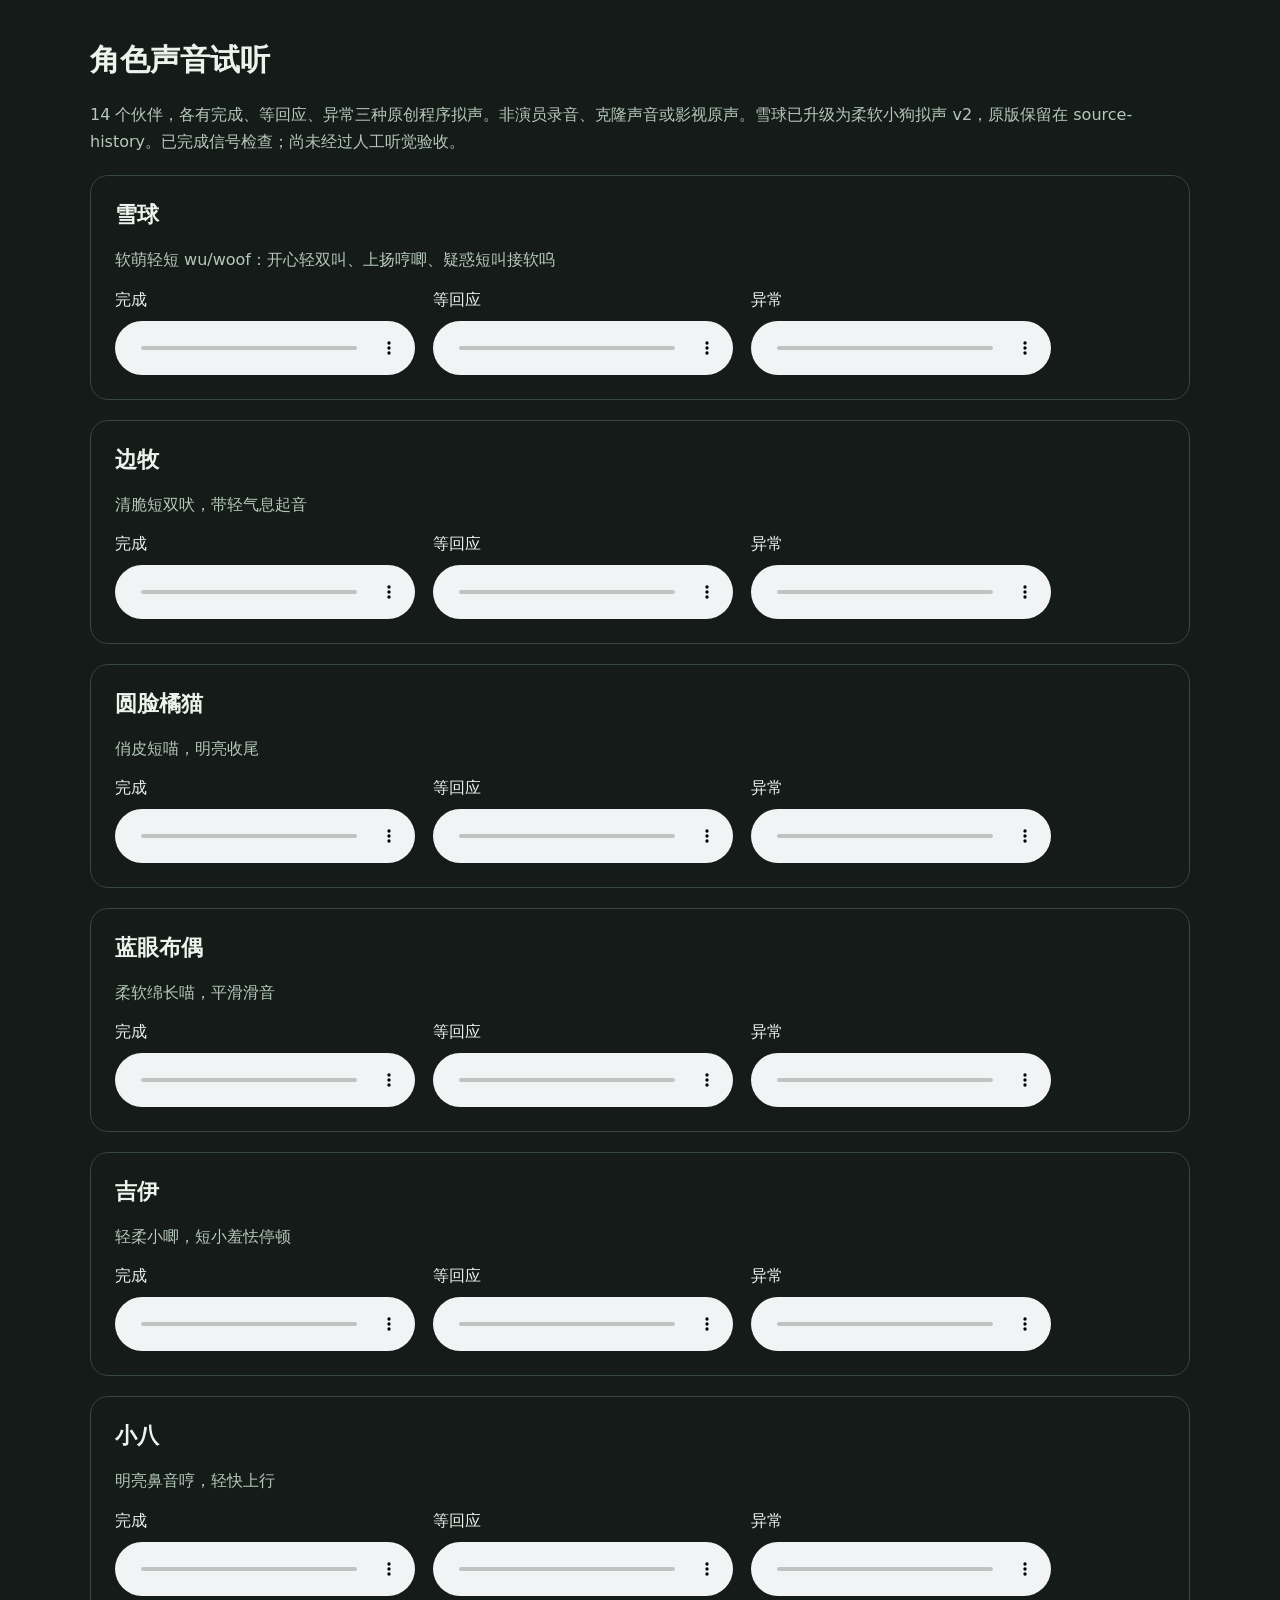
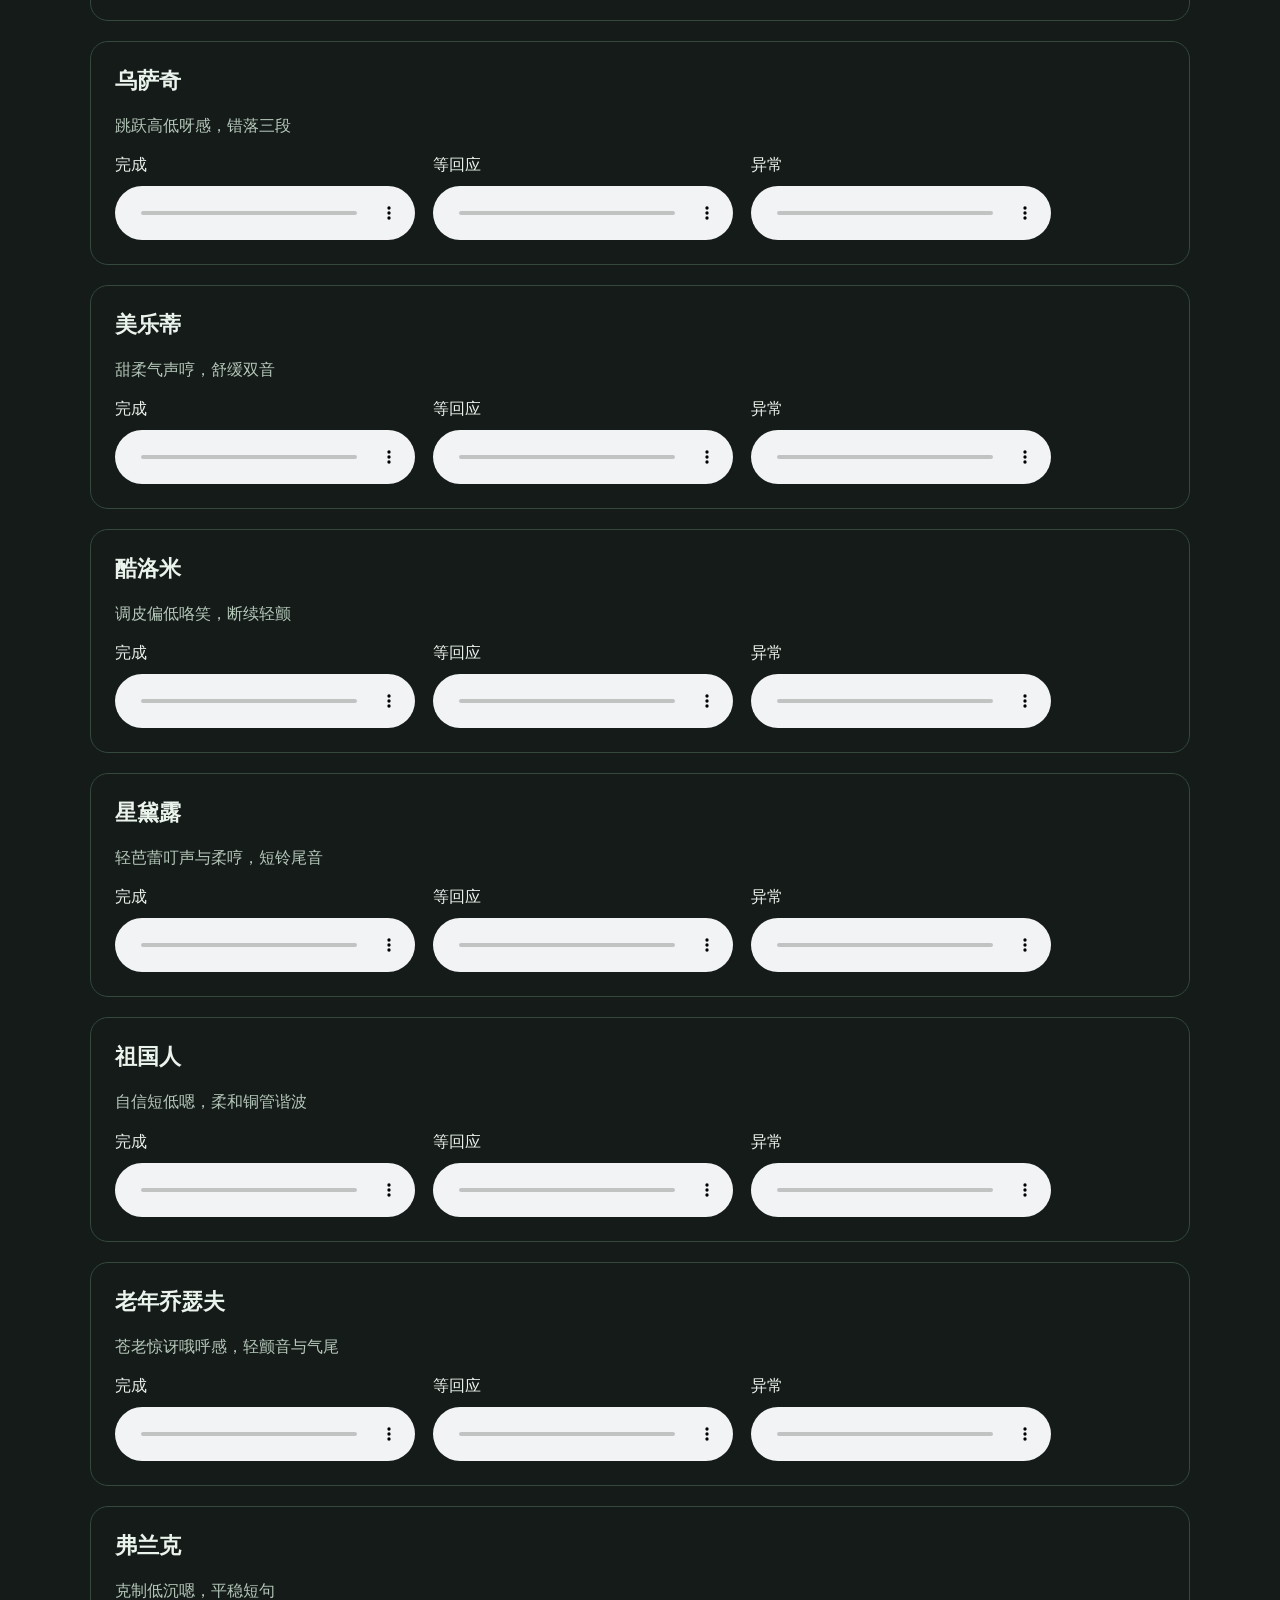
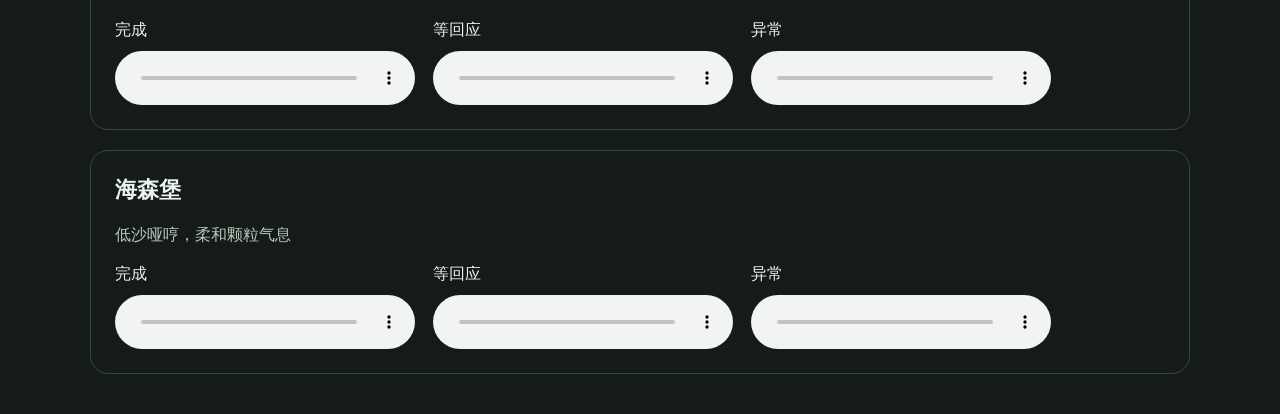
<file: codex/plugins/xueqiu-status/assets/audio/preview.html>
<!doctype html><html lang="zh-CN"><meta charset="utf-8"><meta name="viewport" content="width=device-width,initial-scale=1"><title>Snowball Companion · 角色声音试听</title><style>body{background:#141b18;color:#eaf3ec;font:16px system-ui;max-width:1100px;margin:40px auto;padding:0 24px}h1{font-size:30px}h2{font-size:22px;margin:0 0 8px}p{color:#b6c8bb;line-height:1.7}section{border:1px solid #34483b;border-radius:18px;padding:24px;margin:20px 0}section div{display:flex;gap:18px;flex-wrap:wrap}label{display:grid;gap:10px}audio{max-width:100%;width:300px}</style><h1>角色声音试听</h1><p>14 个伙伴，各有完成、等回应、异常三种原创程序拟声。非演员录音、克隆声音或影视原声。雪球已升级为柔软小狗拟声 v2，原版保留在 source-history。已完成信号检查；尚未经过人工听觉验收。</p><section><h2>雪球</h2><p>软萌轻短 wu/woof：开心轻双叫、上扬哼唧、疑惑短叫接软呜</p><div><label>完成<audio controls preload="none" src="snowball/complete.wav"></audio></label><label>等回应<audio controls preload="none" src="snowball/waiting.wav"></audio></label><label>异常<audio controls preload="none" src="snowball/error.wav"></audio></label></div></section><section><h2>边牧</h2><p>清脆短双吠，带轻气息起音</p><div><label>完成<audio controls preload="none" src="border-collie/complete.wav"></audio></label><label>等回应<audio controls preload="none" src="border-collie/waiting.wav"></audio></label><label>异常<audio controls preload="none" src="border-collie/error.wav"></audio></label></div></section><section><h2>圆脸橘猫</h2><p>俏皮短喵，明亮收尾</p><div><label>完成<audio controls preload="none" src="orange-cat/complete.wav"></audio></label><label>等回应<audio controls preload="none" src="orange-cat/waiting.wav"></audio></label><label>异常<audio controls preload="none" src="orange-cat/error.wav"></audio></label></div></section><section><h2>蓝眼布偶</h2><p>柔软绵长喵，平滑滑音</p><div><label>完成<audio controls preload="none" src="ragdoll/complete.wav"></audio></label><label>等回应<audio controls preload="none" src="ragdoll/waiting.wav"></audio></label><label>异常<audio controls preload="none" src="ragdoll/error.wav"></audio></label></div></section><section><h2>吉伊</h2><p>轻柔小唧，短小羞怯停顿</p><div><label>完成<audio controls preload="none" src="chiikawa/complete.wav"></audio></label><label>等回应<audio controls preload="none" src="chiikawa/waiting.wav"></audio></label><label>异常<audio controls preload="none" src="chiikawa/error.wav"></audio></label></div></section><section><h2>小八</h2><p>明亮鼻音哼，轻快上行</p><div><label>完成<audio controls preload="none" src="hachiware/complete.wav"></audio></label><label>等回应<audio controls preload="none" src="hachiware/waiting.wav"></audio></label><label>异常<audio controls preload="none" src="hachiware/error.wav"></audio></label></div></section><section><h2>乌萨奇</h2><p>跳跃高低呀感，错落三段</p><div><label>完成<audio controls preload="none" src="usagi/complete.wav"></audio></label><label>等回应<audio controls preload="none" src="usagi/waiting.wav"></audio></label><label>异常<audio controls preload="none" src="usagi/error.wav"></audio></label></div></section><section><h2>美乐蒂</h2><p>甜柔气声哼，舒缓双音</p><div><label>完成<audio controls preload="none" src="my-melody/complete.wav"></audio></label><label>等回应<audio controls preload="none" src="my-melody/waiting.wav"></audio></label><label>异常<audio controls preload="none" src="my-melody/error.wav"></audio></label></div></section><section><h2>酷洛米</h2><p>调皮偏低咯笑，断续轻颤</p><div><label>完成<audio controls preload="none" src="kuromi/complete.wav"></audio></label><label>等回应<audio controls preload="none" src="kuromi/waiting.wav"></audio></label><label>异常<audio controls preload="none" src="kuromi/error.wav"></audio></label></div></section><section><h2>星黛露</h2><p>轻芭蕾叮声与柔哼，短铃尾音</p><div><label>完成<audio controls preload="none" src="stellalou/complete.wav"></audio></label><label>等回应<audio controls preload="none" src="stellalou/waiting.wav"></audio></label><label>异常<audio controls preload="none" src="stellalou/error.wav"></audio></label></div></section><section><h2>祖国人</h2><p>自信短低嗯，柔和铜管谐波</p><div><label>完成<audio controls preload="none" src="homelander/complete.wav"></audio></label><label>等回应<audio controls preload="none" src="homelander/waiting.wav"></audio></label><label>异常<audio controls preload="none" src="homelander/error.wav"></audio></label></div></section><section><h2>老年乔瑟夫</h2><p>苍老惊讶哦呼感，轻颤音与气尾</p><div><label>完成<audio controls preload="none" src="joseph-joestar/complete.wav"></audio></label><label>等回应<audio controls preload="none" src="joseph-joestar/waiting.wav"></audio></label><label>异常<audio controls preload="none" src="joseph-joestar/error.wav"></audio></label></div></section><section><h2>弗兰克</h2><p>克制低沉嗯，平稳短句</p><div><label>完成<audio controls preload="none" src="frank-underwood/complete.wav"></audio></label><label>等回应<audio controls preload="none" src="frank-underwood/waiting.wav"></audio></label><label>异常<audio controls preload="none" src="frank-underwood/error.wav"></audio></label></div></section><section><h2>海森堡</h2><p>低沙哑哼，柔和颗粒气息</p><div><label>完成<audio controls preload="none" src="heisenberg/complete.wav"></audio></label><label>等回应<audio controls preload="none" src="heisenberg/waiting.wav"></audio></label><label>异常<audio controls preload="none" src="heisenberg/error.wav"></audio></label></div></section><script>document.addEventListener("play",e=>{for(const a of document.querySelectorAll("audio")){if(a!==e.target)a.pause();}e.target.volume=.4;},true)</script></html>
</file>
